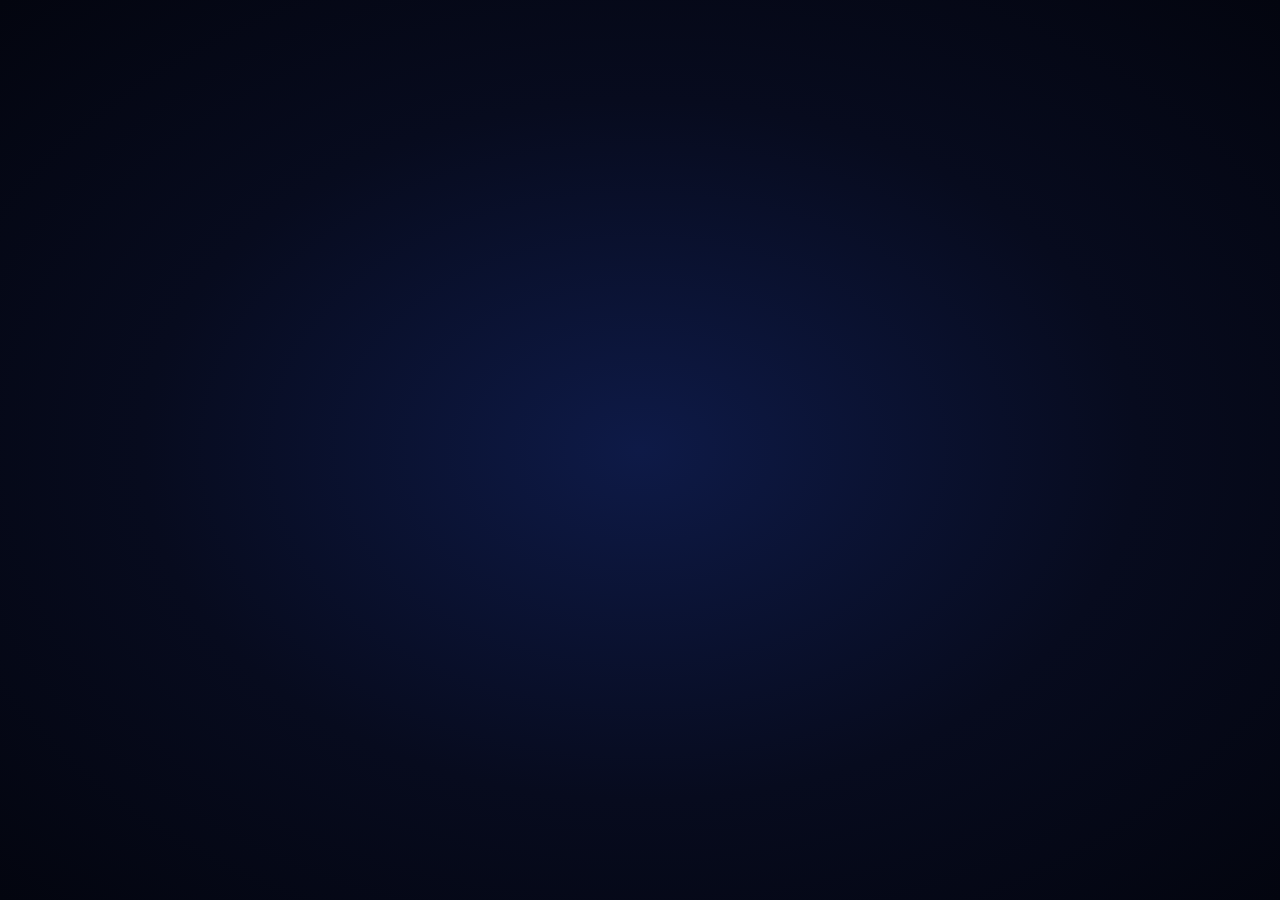
<file: index.html>
<!DOCTYPE html>
<html lang="en">
<head>
  <meta charset="UTF-8" />
  <meta name="viewport" content="width=device-width, initial-scale=1.0, viewport-fit=cover" />
  <meta name="theme-color" content="#070b1e" />
  <title>Grammino</title>
  <link rel="stylesheet" href="assets/css/splash.css" />
  <link rel="icon" href="assets/img/logo.png" />
</head>
<body class="splash-body">

  <main class="splash-stage" id="stage">

    <div class="logo-stage">
      <span class="ring"></span>
      <div class="logo-box">
        <span class="shine-sweep"></span>
        <img src="assets/img/logo.png" alt="Grammino" />
      </div>
    </div>

    <h1 class="wordmark">Grammino</h1>
    <p class="tagline">All in one English tools app</p>
    <div class="loader" aria-hidden="true"><span></span></div>

  </main>

  <div class="reveal" id="reveal" aria-hidden="true"></div>

  <script src="assets/js/splash.js"></script>
</body>
</html>
</file>
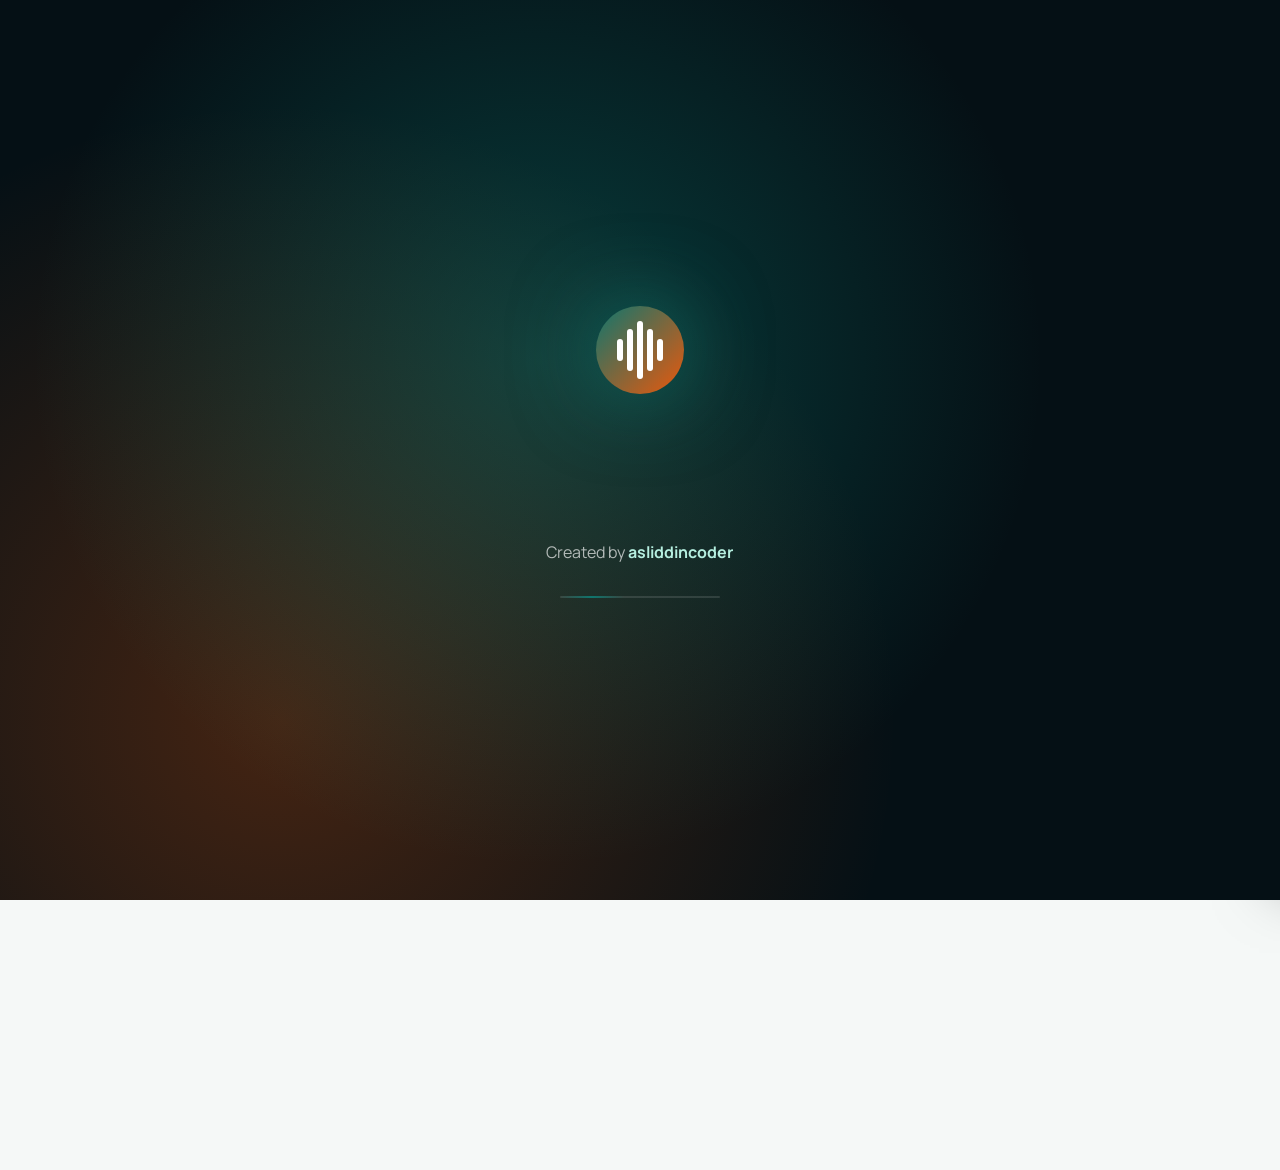
<file: pages/speaking/index.html>
<!DOCTYPE html>
<html lang="en" data-theme="dark">
<head>
<meta charset="UTF-8" />
<meta name="viewport" content="width=device-width, initial-scale=1.0, viewport-fit=cover" />
<meta name="description" content="Speaking AI - practice English speaking with live transcription, clear questions, and professional feedback." />
<meta name="theme-color" content="#0f766e" />
<title>Speaking AI - Professional Speaking Practice</title>
<link rel="preconnect" href="https://fonts.googleapis.com" />
<link rel="preconnect" href="https://fonts.gstatic.com" crossorigin />
<link href="https://fonts.googleapis.com/css2?family=Manrope:wght@400;500;600;700&family=Sora:wght@500;600;700&display=swap" rel="stylesheet" />
<link rel="stylesheet" href="styles.css" />
<link rel="icon" href="data:image/svg+xml;utf8,<svg xmlns='http://www.w3.org/2000/svg' viewBox='0 0 48 48'><defs><linearGradient id='g' x1='0' y1='0' x2='1' y2='1'><stop offset='0%25' stop-color='%230f766e'/><stop offset='100%25' stop-color='%23ea580c'/></linearGradient></defs><circle cx='24' cy='24' r='22' fill='url(%23g)'/><path d='M14 20v8M19 15v18M24 11v26M29 15v18M34 20v8' stroke='white' stroke-width='3' stroke-linecap='round' fill='none'/></svg>" />
</head>
<body>

<div id="splash" class="splash">
  <div class="splash-bg"></div>
  <div class="splash-content">
    <div class="splash-logo">
      <svg viewBox="0 0 48 48" width="96" height="96" aria-hidden="true">
        <defs>
          <linearGradient id="splash-grad" x1="0" y1="0" x2="1" y2="1">
            <stop offset="0%" stop-color="#0f766e"/>
            <stop offset="100%" stop-color="#ea580c"/>
          </linearGradient>
        </defs>
        <circle cx="24" cy="24" r="22" fill="url(#splash-grad)"/>
        <path class="wave-bar b1" d="M14 20v8" stroke="white" stroke-width="3" stroke-linecap="round"/>
        <path class="wave-bar b2" d="M19 15v18" stroke="white" stroke-width="3" stroke-linecap="round"/>
        <path class="wave-bar b3" d="M24 11v26" stroke="white" stroke-width="3" stroke-linecap="round"/>
        <path class="wave-bar b4" d="M29 15v18" stroke="white" stroke-width="3" stroke-linecap="round"/>
        <path class="wave-bar b5" d="M34 20v8" stroke="white" stroke-width="3" stroke-linecap="round"/>
      </svg>
    </div>
    <h1 class="splash-title">
      <span style="--i:0">S</span><span style="--i:1">p</span><span style="--i:2">e</span><span style="--i:3">a</span><span style="--i:4">k</span><span style="--i:5">i</span><span style="--i:6">n</span><span style="--i:7">g</span><span style="--i:8">&nbsp;</span><span style="--i:9">A</span><span style="--i:10">I</span>
    </h1>
    <p class="splash-sub">Created by <strong>asliddincoder</strong></p>
    <div class="splash-loader"><span></span></div>
  </div>
</div>

<div class="app" id="app" aria-hidden="true">
  <header class="topbar">
    <div class="brand">
      <svg viewBox="0 0 48 48" width="32" height="32" aria-hidden="true">
        <defs>
          <linearGradient id="brand-grad" x1="0" y1="0" x2="1" y2="1">
            <stop offset="0%" stop-color="#0f766e"/>
            <stop offset="100%" stop-color="#ea580c"/>
          </linearGradient>
        </defs>
        <circle cx="24" cy="24" r="22" fill="url(#brand-grad)"/>
        <path d="M14 20v8M19 15v18M24 11v26M29 15v18M34 20v8" stroke="white" stroke-width="3" stroke-linecap="round"/>
      </svg>
      <span class="brand-name">Speaking <span class="brand-accent">AI</span></span>
    </div>
    <div class="topbar-actions">
      <button id="theme-toggle" class="icon-button" title="Toggle theme" aria-label="Toggle theme">
        <svg class="icon-sun" viewBox="0 0 24 24" width="20" height="20" fill="none" stroke="currentColor" stroke-width="2" stroke-linecap="round" stroke-linejoin="round"><circle cx="12" cy="12" r="4"/><path d="M12 2v2M12 20v2M4.93 4.93l1.41 1.41M17.66 17.66l1.41 1.41M2 12h2M20 12h2M4.93 19.07l1.41-1.41M17.66 6.34l1.41-1.41"/></svg>
        <svg class="icon-moon" viewBox="0 0 24 24" width="20" height="20" fill="none" stroke="currentColor" stroke-width="2" stroke-linecap="round" stroke-linejoin="round"><path d="M21 12.79A9 9 0 1111.21 3 7 7 0 0021 12.79z"/></svg>
      </button>
      <button id="settings-btn" class="icon-button" title="Settings" aria-label="Settings">
        <svg viewBox="0 0 24 24" width="20" height="20" fill="none" stroke="currentColor" stroke-width="2" stroke-linecap="round" stroke-linejoin="round"><circle cx="12" cy="12" r="3"/><path d="M19.4 15a1.65 1.65 0 00.33 1.82l.06.06a2 2 0 01-2.83 2.83l-.06-.06a1.65 1.65 0 00-1.82-.33 1.65 1.65 0 00-1 1.51V21a2 2 0 01-4 0v-.09A1.65 1.65 0 009 19.4a1.65 1.65 0 00-1.82.33l-.06.06a2 2 0 01-2.83-2.83l.06-.06a1.65 1.65 0 00.33-1.82 1.65 1.65 0 00-1.51-1H3a2 2 0 010-4h.09A1.65 1.65 0 004.6 9a1.65 1.65 0 00-.33-1.82l-.06-.06a2 2 0 012.83-2.83l.06.06a1.65 1.65 0 001.82.33H9a1.65 1.65 0 001-1.51V3a2 2 0 014 0v.09a1.65 1.65 0 001 1.51 1.65 1.65 0 001.82-.33l.06-.06a2 2 0 012.83 2.83l-.06.06a1.65 1.65 0 00-.33 1.82V9a1.65 1.65 0 001.51 1H21a2 2 0 010 4h-.09a1.65 1.65 0 00-1.51 1z"/></svg>
      </button>
    </div>
  </header>

  <nav class="stepper" aria-label="Progress">
    <div class="step active" data-step="setup"><span class="step-num">1</span><span class="step-label">Setup</span></div>
    <div class="step-bar"></div>
    <div class="step" data-step="practice"><span class="step-num">2</span><span class="step-label">Practice</span></div>
    <div class="step-bar"></div>
    <div class="step" data-step="feedback"><span class="step-num">3</span><span class="step-label">Feedback</span></div>
  </nav>

  <main class="main">
    <section id="setup-screen" class="screen active">
      <div class="hero">
        <h2 class="hero-title">Train your speaking with <span class="gradient-text">professional AI coaching</span></h2>
        <p class="hero-sub">Choose your level and topic, answer real speaking prompts, and get exact corrections with targeted follow-up questions.</p>
      </div>

      <div class="card setup-card">
        <div class="field">
          <label class="field-label">Your English Level</label>
          <div class="pill-group" id="level-group" role="radiogroup">
            <button class="pill" data-value="A2">A2 - Elementary</button>
            <button class="pill active" data-value="B1">B1 - Intermediate</button>
            <button class="pill" data-value="B2">B2 - Upper</button>
            <button class="pill" data-value="C1">C1 - Advanced</button>
            <button class="pill" data-value="C2">C2 - Proficient</button>
          </div>
        </div>

        <div class="field">
          <label class="field-label">Topic</label>
          <div class="topic-grid" id="topic-grid"></div>
        </div>

        <div class="field">
          <label class="field-label">Number of Questions</label>
          <div class="pill-group" id="count-group" role="radiogroup">
            <button class="pill" data-value="5">5</button>
            <button class="pill active" data-value="10">10</button>
            <button class="pill" data-value="15">15</button>
            <button class="pill" data-value="20">20</button>
          </div>
        </div>

        <button id="start-btn" class="cta-button">
          <span>Start Speaking Practice</span>
          <svg viewBox="0 0 24 24" width="18" height="18" fill="none" stroke="currentColor" stroke-width="2.5" stroke-linecap="round" stroke-linejoin="round"><path d="M5 12h14M13 5l7 7-7 7"/></svg>
        </button>
        <div id="settings-error" class="error"></div>
      </div>
    </section>

    <section id="loading-screen" class="screen">
      <div class="card loading-card">
        <div class="spinner"></div>
        <p id="loading-text">Preparing your questions...</p>
      </div>
    </section>

    <section id="practice-screen" class="screen">
      <div class="card practice-card">
        <div class="practice-header">
          <div class="progress-ring" id="progress-ring">
            <svg viewBox="0 0 60 60" width="60" height="60">
              <circle cx="30" cy="30" r="26" class="ring-track"/>
              <circle cx="30" cy="30" r="26" class="ring-fill" id="ring-fill-circle"/>
            </svg>
            <span id="ring-text">1/10</span>
          </div>
          <div class="practice-meta">
            <span class="tag" id="topic-label"></span>
            <span class="tag tag-outline" id="level-label"></span>
          </div>
        </div>

        <div class="question-box">
          <button id="replay-btn" class="icon-button mini" title="Replay question" aria-label="Replay question">
            <svg viewBox="0 0 24 24" width="18" height="18" fill="none" stroke="currentColor" stroke-width="2" stroke-linecap="round" stroke-linejoin="round"><path d="M11 5L6 9H2v6h4l5 4V5zM15.54 8.46a5 5 0 010 7.07M19.07 4.93a10 10 0 010 14.14"/></svg>
          </button>
          <p id="question-text" class="question-text"></p>
        </div>

        <div class="answer-box">
          <div id="mic-status" class="mic-status">Press the mic to answer.</div>
          <div id="transcript" class="transcript empty">Your spoken answer will appear here...</div>

          <div class="controls">
            <button id="redo-btn" class="ghost-button" disabled>
              <svg viewBox="0 0 24 24" width="16" height="16" fill="none" stroke="currentColor" stroke-width="2" stroke-linecap="round" stroke-linejoin="round"><path d="M1 4v6h6M23 20v-6h-6"/><path d="M20.49 9A9 9 0 005.64 5.64L1 10M23 14l-4.64 4.36A9 9 0 013.51 15"/></svg>
              Redo
            </button>
            <button id="mic-btn" class="mic-button" title="Record" aria-label="Record answer">
              <svg viewBox="0 0 24 24" width="28" height="28" fill="currentColor"><path d="M12 15a3 3 0 003-3V6a3 3 0 10-6 0v6a3 3 0 003 3zm5-3a5 5 0 01-10 0H5a7 7 0 006 6.92V22h2v-3.08A7 7 0 0019 12h-2z"/></svg>
            </button>
            <button id="next-btn" class="primary-button" disabled>
              Submit
              <svg viewBox="0 0 24 24" width="16" height="16" fill="none" stroke="currentColor" stroke-width="2" stroke-linecap="round" stroke-linejoin="round"><path d="M5 12h14M13 5l7 7-7 7"/></svg>
            </button>
          </div>
        </div>
      </div>
    </section>

    <section id="feedback-screen" class="screen">
      <div class="card feedback-card">
        <h2 class="feedback-heading">Your Performance Report</h2>
        <p class="feedback-sub" id="feedback-summary"></p>

        <div class="score-hero">
          <div class="score-ring">
            <svg viewBox="0 0 120 120" width="140" height="140">
              <circle cx="60" cy="60" r="54" class="ring-track"/>
              <circle cx="60" cy="60" r="54" class="ring-fill big" id="score-ring-fill"/>
            </svg>
            <div class="score-value">
              <span id="score-number">0</span>
              <span class="score-max">/100</span>
            </div>
          </div>
          <div class="score-grade" id="score-grade">-</div>
        </div>

        <div class="metrics" id="metrics"></div>
        <div id="feedback-content"></div>

        <div class="controls end">
          <button id="restart-btn" class="primary-button">Practice Again</button>
          <button id="home-btn" class="ghost-button">Change Topic</button>
        </div>
      </div>
    </section>
  </main>

  <footer class="footer">
    <p>Speaking AI | Created by <strong>asliddincoder</strong> | Professional speaking coach</p>
  </footer>
</div>

<div id="settings-drawer" class="drawer" aria-hidden="true">
  <div class="drawer-overlay" id="drawer-overlay"></div>
  <aside class="drawer-panel" role="dialog" aria-label="Settings">
    <div class="drawer-header">
      <h3>Settings</h3>
      <button id="drawer-close" class="icon-button" aria-label="Close">
        <svg viewBox="0 0 24 24" width="20" height="20" fill="none" stroke="currentColor" stroke-width="2" stroke-linecap="round" stroke-linejoin="round"><path d="M18 6L6 18M6 6l12 12"/></svg>
      </button>
    </div>
    <div class="drawer-body">
      <section class="drawer-section">
        <h4>Appearance</h4>
        <div class="theme-toggle-row">
          <button class="theme-option" data-theme="dark">
            <svg viewBox="0 0 24 24" width="18" height="18" fill="none" stroke="currentColor" stroke-width="2" stroke-linecap="round" stroke-linejoin="round"><path d="M21 12.79A9 9 0 1111.21 3 7 7 0 0021 12.79z"/></svg>
            Dark
          </button>
          <button class="theme-option" data-theme="light">
            <svg viewBox="0 0 24 24" width="18" height="18" fill="none" stroke="currentColor" stroke-width="2" stroke-linecap="round" stroke-linejoin="round"><circle cx="12" cy="12" r="4"/><path d="M12 2v2M12 20v2M4.93 4.93l1.41 1.41M17.66 17.66l1.41 1.41M2 12h2M20 12h2M4.93 19.07l1.41-1.41M17.66 6.34l1.41-1.41"/></svg>
            Light
          </button>
        </div>
      </section>

      <section class="drawer-section">
        <h4>AI Agent Voice</h4>
        <label class="mini-label">Accent</label>
        <div class="pill-group compact" id="accent-filter">
          <button class="pill active" data-accent="all">All</button>
          <button class="pill" data-accent="en-US">US</button>
          <button class="pill" data-accent="en-GB">UK</button>
          <button class="pill" data-accent="en-AU">AU</button>
          <button class="pill" data-accent="other">Other</button>
        </div>
        <label class="mini-label">Voice</label>
        <select id="voice-select" class="select-input"></select>
        <label class="mini-label">Speed <span id="rate-value">1.00x</span></label>
        <input type="range" id="rate-slider" min="0.6" max="1.4" step="0.05" value="1" />
        <button id="preview-voice" class="ghost-button full">Preview voice</button>
      </section>

      <section class="drawer-section">
        <h4>About</h4>
        <p class="about-text">
          <strong>Speaking AI</strong> uses browser speech recognition for live transcription, then runs professional grammar checks and detailed coaching feedback.
          Created by <strong>asliddincoder</strong>.
        </p>
      </section>
    </div>
  </aside>
</div>

<div id="toast" class="toast" aria-live="polite"></div>

<script src="app.js"></script>
</body>
</html>
</file>
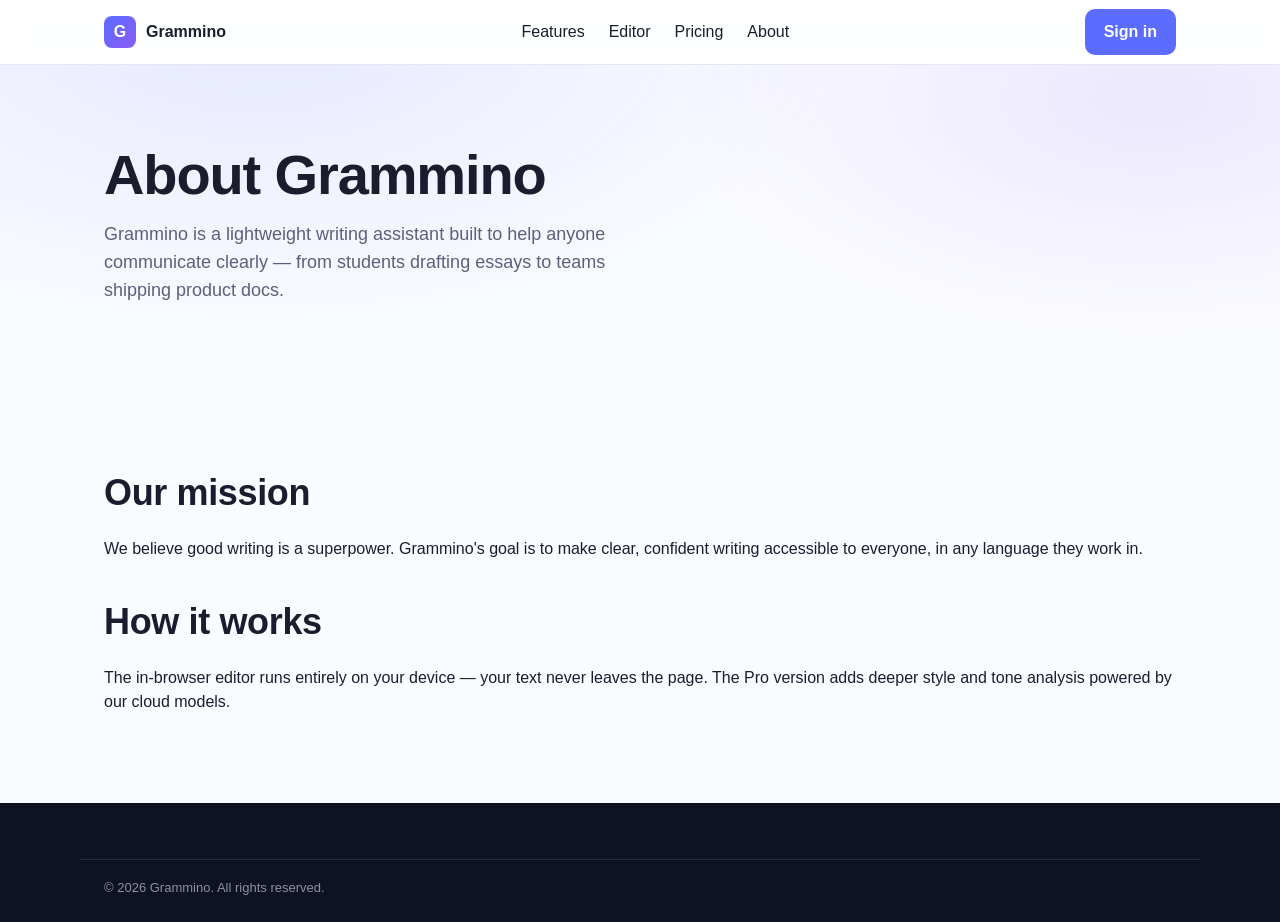
<file: pages/about.html>
<!DOCTYPE html>
<html lang="en">
<head>
  <meta charset="UTF-8" />
  <meta name="viewport" content="width=device-width, initial-scale=1.0, viewport-fit=cover" />
  <meta name="theme-color" content="#5b6cff" />
  <title>About — Grammino</title>
  <link rel="stylesheet" href="../assets/css/styles.css" />
</head>
<body>
  <header class="site-header">
    <nav class="nav container">
      <a href="../home.html" class="brand">
        <span class="brand-mark">G</span>
        <span class="brand-name">Grammino</span>
      </a>
      <ul class="nav-links">
        <li><a href="../home.html#features">Features</a></li>
        <li><a href="../home.html#editor">Editor</a></li>
        <li><a href="../home.html#pricing">Pricing</a></li>
        <li><a href="about.html">About</a></li>
      </ul>
      <a href="../login.html" class="btn btn-primary">Sign in</a>
    </nav>
  </header>

  <main>
    <section class="hero">
      <div class="container">
        <h1>About Grammino</h1>
        <p class="lead">
          Grammino is a lightweight writing assistant built to help anyone
          communicate clearly — from students drafting essays to teams shipping
          product docs.
        </p>
      </div>
    </section>

    <section>
      <div class="container">
        <h2>Our mission</h2>
        <p>
          We believe good writing is a superpower. Grammino's goal is to make
          clear, confident writing accessible to everyone, in any language they
          work in.
        </p>
        <h2 style="margin-top:32px">How it works</h2>
        <p>
          The in-browser editor runs entirely on your device — your text never
          leaves the page. The Pro version adds deeper style and tone analysis
          powered by our cloud models.
        </p>
      </div>
    </section>
  </main>

  <footer class="site-footer">
    <p class="copyright container">© <span id="year"></span> Grammino. All rights reserved.</p>
  </footer>
  <script>document.getElementById("year").textContent = new Date().getFullYear();</script>
</body>
</html>
</file>
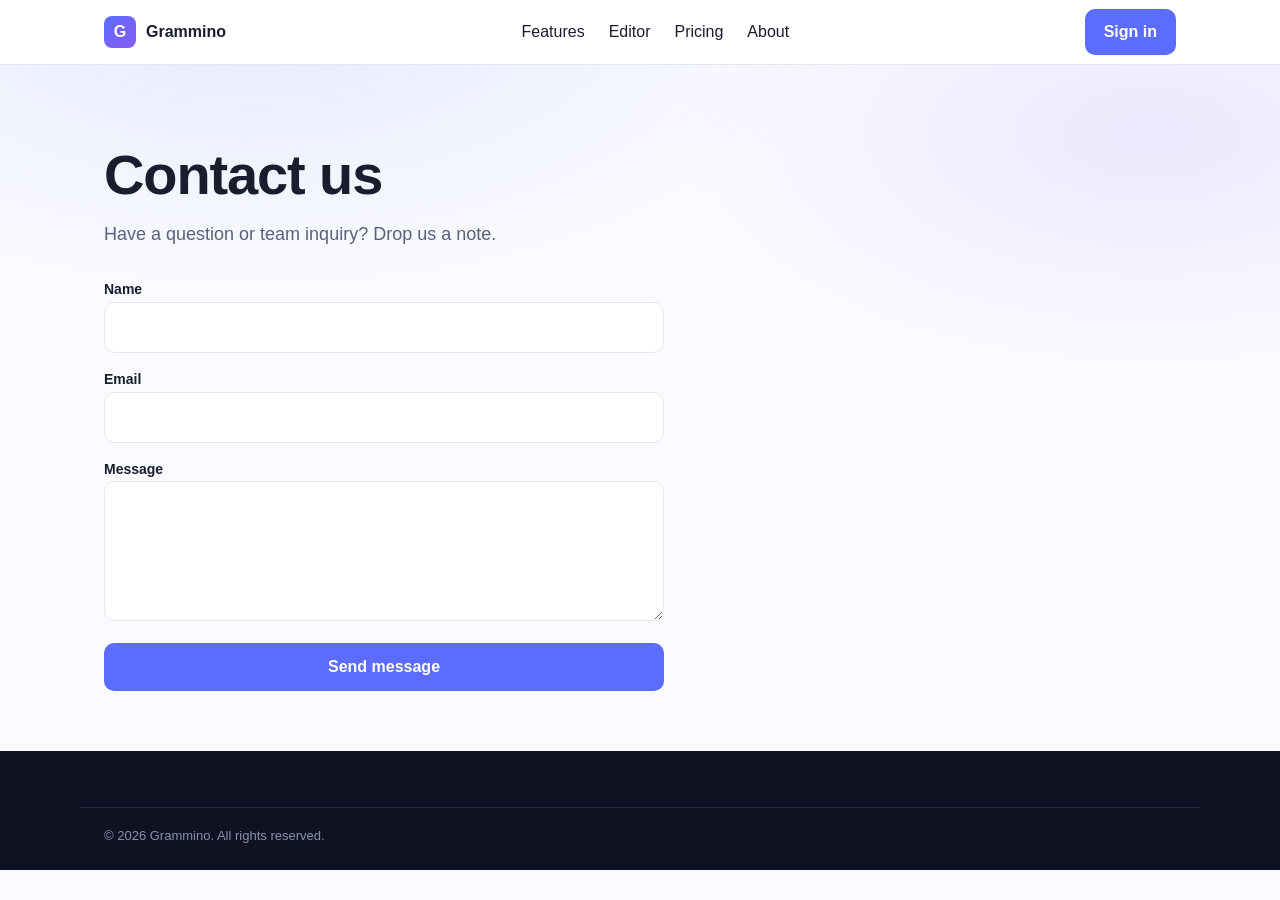
<file: pages/contact.html>
<!DOCTYPE html>
<html lang="en">
<head>
  <meta charset="UTF-8" />
  <meta name="viewport" content="width=device-width, initial-scale=1.0, viewport-fit=cover" />
  <meta name="theme-color" content="#5b6cff" />
  <title>Contact — Grammino</title>
  <link rel="stylesheet" href="../assets/css/styles.css" />
  <style>
    .form { max-width: 560px; display: flex; flex-direction: column; gap: 14px; }
    .form label { font-weight: 600; font-size: 14px; }
    .form input, .form textarea {
      width: 100%; padding: 12px 14px; border: 1px solid var(--border);
      border-radius: 10px; font: inherit; outline: none;
    }
    .form input:focus, .form textarea:focus {
      border-color: var(--primary); box-shadow: 0 0 0 4px rgba(91,108,255,.15);
    }
    .form textarea { min-height: 140px; resize: vertical; }
    .form-msg { color: var(--success); font-weight: 600; display: none; }
    .form-msg.show { display: block; }
  </style>
</head>
<body>
  <header class="site-header">
    <nav class="nav container">
      <a href="../home.html" class="brand">
        <span class="brand-mark">G</span>
        <span class="brand-name">Grammino</span>
      </a>
      <ul class="nav-links">
        <li><a href="../home.html#features">Features</a></li>
        <li><a href="../home.html#editor">Editor</a></li>
        <li><a href="../home.html#pricing">Pricing</a></li>
        <li><a href="about.html">About</a></li>
      </ul>
      <a href="../login.html" class="btn btn-primary">Sign in</a>
    </nav>
  </header>

  <main>
    <section class="hero">
      <div class="container">
        <h1>Contact us</h1>
        <p class="lead">Have a question or team inquiry? Drop us a note.</p>

        <form class="form" id="contact-form" novalidate>
          <div>
            <label for="name">Name</label>
            <input id="name" name="name" type="text" required />
          </div>
          <div>
            <label for="email">Email</label>
            <input id="email" name="email" type="email" required />
          </div>
          <div>
            <label for="message">Message</label>
            <textarea id="message" name="message" required></textarea>
          </div>
          <button class="btn btn-primary btn-lg" type="submit">Send message</button>
          <p class="form-msg" id="form-msg">Thanks — we'll be in touch soon.</p>
        </form>
      </div>
    </section>
  </main>

  <footer class="site-footer">
    <p class="copyright container">© <span id="year"></span> Grammino. All rights reserved.</p>
  </footer>

  <script>
    document.getElementById("year").textContent = new Date().getFullYear();
    document.getElementById("contact-form").addEventListener("submit", function (e) {
      e.preventDefault();
      const msg = document.getElementById("form-msg");
      msg.classList.add("show");
      e.target.reset();
    });
  </script>
</body>
</html>
</file>
<file: assets/css/splash.css>
/* Grammino — Splash screen (lightweight, GPU-only) */
* { box-sizing: border-box; }
html, body {
  margin: 0; padding: 0;
  height: 100%;
  font-family: -apple-system, BlinkMacSystemFont, "Segoe UI", Inter, Roboto, sans-serif;
  color: #eaf0ff;
  background: #05081a;
  overflow: hidden;
  -webkit-tap-highlight-color: transparent;
  -webkit-text-size-adjust: 100%;
}

.splash-body {
  min-height: 100vh;
  display: grid;
  place-items: center;
  background: radial-gradient(ellipse at center, #0e1a47 0%, #070b1e 55%, #03050f 100%);
}

/* Stage */
.splash-stage {
  position: relative;
  z-index: 2;
  display: flex;
  flex-direction: column;
  align-items: center;
  gap: 28px;
  padding: 40px 24px;
  will-change: opacity, transform;
  animation: stageOut 0s linear 3.6s forwards;
}
@keyframes stageOut {
  to { opacity: 0; transform: scale(1.06); }
}

/* Logo stage */
.logo-stage {
  position: relative;
  width: 200px; height: 200px;
  display: grid;
  place-items: center;
}

/* Single ring pulse — GPU only (transform + opacity) */
.ring {
  position: absolute;
  left: 50%; top: 50%;
  width: 200px; height: 200px;
  margin-left: -100px;
  margin-top: -100px;
  border: 2px solid rgba(106,168,255,0.5);
  border-radius: 50%;
  opacity: 0;
  will-change: transform, opacity;
  animation: ringPulse 2.4s ease-out 0.6s infinite;
}
@keyframes ringPulse {
  0%   { transform: scale(0.7); opacity: 0; }
  25%  { opacity: 0.7; }
  100% { transform: scale(1.7); opacity: 0; }
}

/* Logo box */
.logo-box {
  position: relative;
  width: 150px; height: 150px;
  border-radius: 34px;
  overflow: hidden;
  background: #0a1028;
  border: 1px solid rgba(255,255,255,0.14);
  box-shadow:
    0 32px 64px -16px rgba(61,110,255,.6),
    inset 0 1px 0 rgba(255,255,255,.12);
  opacity: 0;
  will-change: transform, opacity;
  animation: logoIn 1.1s cubic-bezier(.2,.8,.2,1) 0.1s forwards;
}
.logo-box img {
  width: 100%; height: 100%;
  object-fit: cover;
  display: block;
}

/* Shine sweep — GPU only */
.shine-sweep {
  position: absolute;
  inset: 0;
  background: linear-gradient(115deg, transparent 38%, rgba(255,255,255,.3) 50%, transparent 62%);
  will-change: transform;
  animation: sweep 2.2s ease-in-out 1.2s infinite;
  pointer-events: none;
}

@keyframes logoIn {
  0%   { transform: scale(0.3) rotate(-12deg); opacity: 0; }
  65%  { transform: scale(1.06) rotate(3deg); opacity: 1; }
  100% { transform: scale(1) rotate(0deg); opacity: 1; }
}
@keyframes sweep {
  0%   { transform: translateX(-130%); }
  55%  { transform: translateX(130%); }
  100% { transform: translateX(130%); }
}

/* Wordmark */
.wordmark {
  margin: 0;
  font-size: clamp(38px, 6vw, 56px);
  letter-spacing: -0.02em;
  font-weight: 800;
  background: linear-gradient(180deg, #ffffff, #b9ccff);
  -webkit-background-clip: text;
          background-clip: text;
  color: transparent;
  opacity: 0;
  will-change: transform, opacity;
  animation: fadeUp 0.7s ease 1.1s forwards;
}

.tagline {
  margin: 0;
  color: #6aa8ff;
  letter-spacing: 3px;
  text-transform: uppercase;
  font-size: 12px;
  opacity: 0;
  will-change: transform, opacity;
  animation: fadeUp 0.7s ease 1.5s forwards;
}

@keyframes fadeUp {
  from { opacity: 0; transform: translateY(10px); }
  to   { opacity: 1; transform: translateY(0); }
}

/* Loader bar */
.loader {
  width: 170px; height: 3px;
  border-radius: 999px;
  background: rgba(255,255,255,0.08);
  overflow: hidden;
  opacity: 0;
  animation: fadeUp 0.5s ease 1.8s forwards;
}
.loader span {
  display: block;
  height: 100%;
  width: 0;
  background: linear-gradient(90deg, #3d6eff, #6aa8ff, #8b5cf6);
  border-radius: 999px;
  will-change: transform;
  animation: fill 1.6s cubic-bezier(.4,0,.2,1) 1.9s forwards;
}
@keyframes fill {
  to { width: 100%; }
}

/* Reveal transition */
.reveal {
  position: fixed;
  inset: 0;
  z-index: 5;
  pointer-events: none;
  background: #070b1e;
  clip-path: circle(0% at 50% 50%);
  transition: clip-path .85s cubic-bezier(.7,0,.3,1);
}
.reveal.active {
  clip-path: circle(150% at 50% 50%);
}

/* Mobile */
@media (max-width: 600px) {
  .splash-stage { gap: 20px; padding: 28px 18px; }
  .logo-stage { width: 160px; height: 160px; }
  .ring { width: 160px; height: 160px; margin-left: -80px; margin-top: -80px; }
  .logo-box { width: 120px; height: 120px; border-radius: 28px; }
  .wordmark { font-size: clamp(32px, 11vw, 46px); }
  .tagline { font-size: 11px; letter-spacing: 2px; text-align: center; padding: 0 20px; }
  .loader { width: 140px; }
}

@media (max-width: 360px) {
  .logo-stage { width: 136px; height: 136px; }
  .ring { width: 136px; height: 136px; margin-left: -68px; margin-top: -68px; }
  .logo-box { width: 104px; height: 104px; border-radius: 24px; }
}

/* Reduced motion */
@media (prefers-reduced-motion: reduce) {
  .ring, .logo-box, .shine-sweep, .splash-stage { animation: none !important; }
  .logo-box { opacity: 1; transform: none; }
  .wordmark, .tagline, .loader { opacity: 1; animation: none !important; }
  .loader span { width: 100%; }
}
</file>
<file: pages/speaking/styles.css>
/* ============================================================
   Speaking AI - stylesheet
   ============================================================ */

*, *::before, *::after { box-sizing: border-box; }
* { margin: 0; padding: 0; }

:root {
  --accent-1: #0f766e;
  --accent-2: #ea580c;
  --accent-grad: linear-gradient(135deg, var(--accent-1), var(--accent-2));
  --success: #0d9488;
  --warning: #d97706;
  --error: #dc2626;
  --radius-sm: 8px;
  --radius: 14px;
  --radius-lg: 22px;
  --ease: cubic-bezier(0.2, 0.8, 0.2, 1);
  --font-ui: "Manrope", "Segoe UI", sans-serif;
  --font-display: "Sora", var(--font-ui);
}

:root[data-theme="dark"] {
  --bg-0: #051015;
  --bg-1: #0b1a21;
  --bg-2: #12262f;
  --text: #eef7f5;
  --text-dim: #9fb8b4;
  --text-mute: #708984;
  --card: rgba(10, 24, 30, 0.78);
  --card-border: rgba(255, 255, 255, 0.1);
  --input-bg: rgba(255, 255, 255, 0.04);
  --input-border: rgba(255, 255, 255, 0.12);
  --pill-bg: rgba(255, 255, 255, 0.04);
  --pill-border: rgba(255, 255, 255, 0.1);
  --pill-active-bg: rgba(15, 118, 110, 0.26);
  --pill-active-border: rgba(20, 184, 166, 0.55);
  --shadow: 0 20px 55px -22px rgba(0, 0, 0, 0.55);
  --glow: 0 0 48px rgba(15, 118, 110, 0.35);
  --bg-gradient: radial-gradient(ellipse at top, #113540 0%, #051015 52%), radial-gradient(ellipse at bottom right, #3c2312 0%, transparent 62%);
}

:root[data-theme="light"] {
  --bg-0: #f5f8f7;
  --bg-1: #ffffff;
  --bg-2: #edf2f1;
  --text: #0f172a;
  --text-dim: #475569;
  --text-mute: #8fa0a8;
  --card: rgba(255, 255, 255, 0.9);
  --card-border: rgba(15, 23, 42, 0.08);
  --input-bg: #ffffff;
  --input-border: #dbe4e8;
  --pill-bg: #ffffff;
  --pill-border: #dde7eb;
  --pill-active-bg: rgba(13, 148, 136, 0.13);
  --pill-active-border: rgba(15, 118, 110, 0.55);
  --shadow: 0 14px 36px -16px rgba(15, 23, 42, 0.18);
  --glow: 0 0 44px rgba(13, 148, 136, 0.2);
  --bg-gradient: radial-gradient(ellipse at top, #d8efe8 0%, #f5f8f7 56%), radial-gradient(ellipse at bottom right, #ffe5cf 0%, transparent 60%);
}

html, body {
  height: 100%;
  overflow-x: hidden;
}

html {
  -webkit-text-size-adjust: 100%;
}

body {
  font-family: var(--font-ui);
  color: var(--text);
  background: var(--bg-0);
  line-height: 1.6;
  -webkit-font-smoothing: antialiased;
  transition: background-color 0.35s var(--ease), color 0.35s var(--ease);
}

body::before {
  content: "";
  position: fixed;
  inset: 0;
  background: var(--bg-gradient);
  z-index: 0;
  pointer-events: none;
}

body::after {
  content: "";
  position: fixed;
  inset: 0;
  background-image:
    radial-gradient(circle at 15% 15%, rgba(255, 255, 255, 0.08) 0, transparent 22%),
    radial-gradient(circle at 90% 75%, rgba(255, 255, 255, 0.08) 0, transparent 26%);
  mix-blend-mode: soft-light;
  opacity: 0.4;
  pointer-events: none;
  z-index: 0;
}

/* ============================================================
   Low Power Mode
   ============================================================ */

html.low-power body::after {
  display: none;
}

html.low-power .screen {
  animation: none;
}

html.low-power .card {
  backdrop-filter: none;
  -webkit-backdrop-filter: none;
}

html.low-power .drawer-overlay {
  backdrop-filter: none;
}

html.low-power .splash-bg,
html.low-power .splash-logo .wave-bar,
html.low-power .splash-loader span,
html.low-power .mic-button.recording {
  animation: none !important;
}

html.low-power .splash-logo {
  animation: logoIn 0.6s var(--ease) both;
  filter: none;
}

html.low-power .cta-button,
html.low-power .primary-button,
html.low-power .mic-button,
html.low-power .topic-card.active,
html.low-power .step.active .step-num,
html.low-power .toast {
  box-shadow: none;
}

html.low-power .icon-button,
html.low-power .pill,
html.low-power .topic-card,
html.low-power .primary-button,
html.low-power .ghost-button,
html.low-power .cta-button,
html.low-power .drawer-panel,
html.low-power .metric-bar-fill,
html.low-power .ring-fill,
html.low-power .ring-fill.big,
html.low-power .toast {
  transition: none;
}

/* ============================================================
   Splash
   ============================================================ */

.splash {
  position: fixed;
  inset: 0;
  z-index: 9999;
  display: flex;
  align-items: center;
  justify-content: center;
  background: #051015;
  opacity: 1;
  transition: opacity 0.8s var(--ease), visibility 0.8s;
}

.splash.hide {
  opacity: 0;
  visibility: hidden;
}

.splash-bg {
  position: absolute;
  inset: 0;
  background:
    radial-gradient(circle at 42% 40%, rgba(13, 148, 136, 0.34) 0%, transparent 55%),
    radial-gradient(circle at 22% 80%, rgba(234, 88, 12, 0.28) 0%, transparent 50%);
  animation: splashBg 4s ease-in-out infinite alternate;
}

@keyframes splashBg {
  0% { transform: scale(1); opacity: 0.85; }
  100% { transform: scale(1.18); opacity: 1; }
}

.splash-content {
  position: relative;
  z-index: 1;
  text-align: center;
}

.splash-logo {
  display: inline-block;
  animation: logoIn 0.9s var(--ease) both, logoFloat 3.2s ease-in-out 1s infinite;
  filter: drop-shadow(0 0 42px rgba(13, 148, 136, 0.58));
}

@keyframes logoIn {
  from { transform: scale(0.62); opacity: 0; }
  to { transform: scale(1); opacity: 1; }
}

@keyframes logoFloat {
  0%, 100% { transform: translateY(0); }
  50% { transform: translateY(-8px); }
}

.splash-logo .wave-bar {
  transform-origin: center;
  animation: waveBar 1.4s ease-in-out infinite;
}

.splash-logo .b1 { animation-delay: 0s; }
.splash-logo .b2 { animation-delay: 0.12s; }
.splash-logo .b3 { animation-delay: 0.24s; }
.splash-logo .b4 { animation-delay: 0.12s; }
.splash-logo .b5 { animation-delay: 0s; }

@keyframes waveBar {
  0%, 100% { transform: scaleY(1); }
  50% { transform: scaleY(0.5); }
}

.splash-title {
  margin: 24px 0 8px;
  font-family: var(--font-display);
  font-size: clamp(2.4rem, 8vw, 4rem);
  font-weight: 700;
  letter-spacing: -0.02em;
  background: linear-gradient(135deg, #ffffff 0%, #bbeee1 100%);
  -webkit-background-clip: text;
  background-clip: text;
  -webkit-text-fill-color: transparent;
}

.splash-title span {
  display: inline-block;
  opacity: 0;
  transform: translateY(18px);
  animation: letterIn 0.48s var(--ease) both;
  animation-delay: calc(0.6s + var(--i) * 0.055s);
}

@keyframes letterIn {
  to { opacity: 1; transform: translateY(0); }
}

.splash-sub {
  color: rgba(255, 255, 255, 0.66);
  font-size: 1rem;
  opacity: 0;
  animation: fadeIn 0.6s var(--ease) 1.5s both;
}

.splash-sub strong {
  color: #b5efe0;
}

.splash-loader {
  width: 160px;
  height: 2px;
  margin: 30px auto 0;
  background: rgba(255, 255, 255, 0.12);
  border-radius: 2px;
  overflow: hidden;
  opacity: 0;
  animation: fadeIn 0.5s var(--ease) 1.75s both;
}

.splash-loader span {
  display: block;
  height: 100%;
  width: 40%;
  background: linear-gradient(90deg, transparent, #0f766e, transparent);
  animation: loaderSlide 1.15s ease-in-out infinite;
}

@keyframes loaderSlide {
  from { transform: translateX(-100%); }
  to { transform: translateX(420%); }
}

@keyframes fadeIn {
  to { opacity: 1; }
}

/* ============================================================
   App Layout
   ============================================================ */

.app {
  position: relative;
  z-index: 1;
  max-width: 920px;
  min-height: 100vh;
  margin: 0 auto;
  padding: 24px 20px 40px;
  display: flex;
  flex-direction: column;
  opacity: 0;
  transition: opacity 0.45s var(--ease);
}

.app.show { opacity: 1; }

.topbar {
  display: flex;
  align-items: center;
  justify-content: space-between;
  padding-bottom: 28px;
}

.brand {
  display: flex;
  align-items: center;
  gap: 12px;
  font-family: var(--font-display);
  font-size: 1.24rem;
  font-weight: 700;
  letter-spacing: -0.01em;
}

.brand-accent {
  background: var(--accent-grad);
  -webkit-background-clip: text;
  background-clip: text;
  -webkit-text-fill-color: transparent;
}

.topbar-actions {
  display: flex;
  align-items: center;
  gap: 8px;
}

.icon-button {
  width: 40px;
  height: 40px;
  border-radius: 12px;
  border: 1px solid var(--pill-border);
  background: var(--pill-bg);
  color: var(--text);
  display: grid;
  place-items: center;
  cursor: pointer;
  transition: all 0.2s var(--ease);
}

.icon-button:hover {
  border-color: var(--pill-active-border);
  background: var(--pill-active-bg);
  transform: translateY(-1px);
}

.icon-button.mini {
  width: 32px;
  height: 32px;
  border-radius: 8px;
}

.icon-sun { display: none; }
.icon-moon { display: block; }
[data-theme="light"] .icon-sun { display: block; }
[data-theme="light"] .icon-moon { display: none; }

/* ============================================================
   Stepper
   ============================================================ */

.stepper {
  max-width: 520px;
  width: 100%;
  margin: 0 auto 34px;
  display: flex;
  align-items: center;
  gap: 8px;
}

.step {
  display: flex;
  align-items: center;
  gap: 8px;
  color: var(--text-mute);
  transition: color 0.28s var(--ease);
}

.step-num {
  width: 28px;
  height: 28px;
  border-radius: 50%;
  border: 1px solid var(--pill-border);
  background: var(--pill-bg);
  display: grid;
  place-items: center;
  font-size: 0.8rem;
  font-weight: 700;
  transition: all 0.3s var(--ease);
}

.step-label {
  font-size: 0.85rem;
  font-weight: 500;
}

.step.active { color: var(--text); }
.step.active .step-num {
  border-color: transparent;
  background: var(--accent-grad);
  color: #fff;
  box-shadow: var(--glow);
}

.step.done { color: var(--text-dim); }
.step.done .step-num {
  border-color: transparent;
  background: var(--success);
  color: #fff;
}

.step-bar {
  flex: 1;
  max-width: 68px;
  height: 2px;
  border-radius: 2px;
  background: var(--pill-border);
}

/* ============================================================
   Main
   ============================================================ */

.main {
  flex: 1;
  display: flex;
  flex-direction: column;
  min-height: 0;
}

.screen {
  display: none;
  animation: screenIn 0.45s var(--ease);
}

.screen.active { display: block; }

@keyframes screenIn {
  from { opacity: 0; transform: translateY(12px); }
  to { opacity: 1; transform: translateY(0); }
}

.hero {
  text-align: center;
  margin-bottom: 30px;
}

.hero-title {
  margin-bottom: 10px;
  font-family: var(--font-display);
  font-size: clamp(1.8rem, 4.6vw, 2.5rem);
  font-weight: 700;
  letter-spacing: -0.02em;
  line-height: 1.15;
}

.hero-sub {
  max-width: 580px;
  margin: 0 auto;
  font-size: 0.96rem;
  color: var(--text-dim);
}

.gradient-text {
  background: var(--accent-grad);
  -webkit-background-clip: text;
  background-clip: text;
  -webkit-text-fill-color: transparent;
}

.card {
  border-radius: var(--radius-lg);
  border: 1px solid var(--card-border);
  background: var(--card);
  backdrop-filter: blur(18px);
  -webkit-backdrop-filter: blur(18px);
  box-shadow: var(--shadow);
  padding: 30px;
}

.setup-card { padding: 28px; }

/* ============================================================
   Setup
   ============================================================ */

.field { margin-bottom: 24px; }

.field-label {
  display: block;
  margin-bottom: 10px;
  color: var(--text-dim);
  font-size: 0.82rem;
  font-weight: 700;
  letter-spacing: 0.05em;
  text-transform: uppercase;
}

.pill-group {
  display: flex;
  flex-wrap: wrap;
  gap: 8px;
}

.pill {
  border: 1px solid var(--pill-border);
  background: var(--pill-bg);
  color: var(--text-dim);
  border-radius: 999px;
  padding: 10px 16px;
  font: inherit;
  font-size: 0.9rem;
  font-weight: 600;
  cursor: pointer;
  transition: all 0.2s var(--ease);
}

.pill:hover {
  border-color: var(--pill-active-border);
  color: var(--text);
}

.pill.active {
  border-color: var(--pill-active-border);
  background: var(--pill-active-bg);
  color: var(--text);
}

.pill-group.compact .pill {
  padding: 6px 12px;
  font-size: 0.8rem;
}

.topic-grid {
  display: grid;
  grid-template-columns: repeat(auto-fill, minmax(166px, 1fr));
  gap: 10px;
  max-height: 340px;
  overflow-y: auto;
  padding: 4px;
  margin: -4px;
}

.topic-card {
  min-height: 86px;
  text-align: left;
  border-radius: var(--radius);
  border: 1px solid var(--pill-border);
  background: var(--pill-bg);
  color: var(--text);
  font: inherit;
  padding: 14px;
  cursor: pointer;
  transition: all 0.2s var(--ease);
  display: flex;
  flex-direction: column;
  gap: 6px;
}

.topic-card:hover {
  border-color: var(--pill-active-border);
  transform: translateY(-2px);
}

.topic-card.active {
  border-color: var(--pill-active-border);
  background: var(--pill-active-bg);
  box-shadow: var(--glow);
}

.topic-card .emoji {
  font-size: 1.25rem;
  line-height: 1;
}

.topic-card .name {
  font-size: 0.82rem;
  font-weight: 600;
  line-height: 1.3;
}

.topic-card .group {
  color: var(--text-mute);
  font-size: 0.7rem;
  letter-spacing: 0.05em;
  text-transform: uppercase;
}

/* ============================================================
   Buttons
   ============================================================ */

.cta-button {
  width: 100%;
  margin-top: 8px;
  border: none;
  border-radius: 14px;
  background: var(--accent-grad);
  color: #fff;
  padding: 16px 24px;
  font: inherit;
  font-size: 1rem;
  font-weight: 700;
  display: inline-flex;
  align-items: center;
  justify-content: center;
  gap: 10px;
  cursor: pointer;
  box-shadow: var(--glow);
  transition: all 0.22s var(--ease);
}

.cta-button:hover {
  transform: translateY(-2px);
  box-shadow: 0 20px 42px -14px rgba(15, 118, 110, 0.62);
}

.cta-button:disabled {
  opacity: 0.55;
  cursor: not-allowed;
}

.primary-button {
  border: none;
  border-radius: 10px;
  background: var(--accent-grad);
  color: #fff;
  padding: 12px 20px;
  font: inherit;
  font-size: 0.95rem;
  font-weight: 700;
  display: inline-flex;
  align-items: center;
  justify-content: center;
  gap: 8px;
  cursor: pointer;
  transition: all 0.2s var(--ease);
}

.primary-button:hover:not(:disabled) {
  transform: translateY(-1px);
  box-shadow: var(--glow);
}

.primary-button:disabled {
  opacity: 0.45;
  cursor: not-allowed;
}

.ghost-button {
  border: 1px solid var(--pill-border);
  border-radius: 10px;
  background: var(--pill-bg);
  color: var(--text);
  padding: 12px 18px;
  font: inherit;
  font-size: 0.9rem;
  font-weight: 600;
  display: inline-flex;
  align-items: center;
  justify-content: center;
  gap: 8px;
  cursor: pointer;
  transition: all 0.2s var(--ease);
}

.ghost-button:hover:not(:disabled) {
  border-color: var(--pill-active-border);
  background: var(--pill-active-bg);
}

.ghost-button:disabled {
  opacity: 0.45;
  cursor: not-allowed;
}

.ghost-button.full { width: 100%; }

/* ============================================================
   Practice
   ============================================================ */

.practice-header {
  margin-bottom: 24px;
  display: flex;
  align-items: center;
  gap: 16px;
}

.progress-ring {
  width: 60px;
  height: 60px;
  position: relative;
  flex-shrink: 0;
}

.progress-ring svg { transform: rotate(-90deg); }

.ring-track {
  fill: none;
  stroke: var(--pill-border);
  stroke-width: 6;
}

.ring-fill {
  fill: none;
  stroke: url(#brand-grad);
  stroke-width: 6;
  stroke-linecap: round;
  stroke-dasharray: 163.36;
  stroke-dashoffset: 163.36;
  transition: stroke-dashoffset 0.6s var(--ease);
}

.ring-fill.big {
  stroke-width: 10;
  stroke-dasharray: 339.29;
  stroke-dashoffset: 339.29;
  transition: stroke-dashoffset 1.2s var(--ease);
}

#ring-text {
  position: absolute;
  inset: 0;
  display: grid;
  place-items: center;
  font-size: 0.84rem;
  font-weight: 700;
}

.practice-meta {
  display: flex;
  flex-direction: column;
  gap: 6px;
}

.tag {
  width: fit-content;
  border-radius: 999px;
  border: 1px solid var(--pill-active-border);
  background: var(--pill-active-bg);
  color: var(--text);
  font-size: 0.75rem;
  font-weight: 600;
  padding: 4px 10px;
  display: inline-flex;
  align-items: center;
}

.tag-outline {
  background: transparent;
  border-color: var(--pill-border);
  color: var(--text-dim);
}

.question-box {
  position: relative;
  margin-bottom: 20px;
  padding: 24px 48px 24px 22px;
  border-radius: var(--radius);
  border: 1px solid var(--input-border);
  background: var(--input-bg);
}

.question-text {
  font-size: 1.08rem;
  line-height: 1.55;
  font-weight: 600;
}

.question-box .icon-button.mini {
  position: absolute;
  top: 14px;
  right: 14px;
}

.answer-box {
  border-radius: var(--radius);
  border: 1px solid var(--input-border);
  background: var(--input-bg);
  padding: 22px;
}

.mic-status {
  margin-bottom: 12px;
  text-align: center;
  color: var(--text-dim);
  font-size: 0.85rem;
  transition: color 0.2s var(--ease);
}

.mic-status.recording {
  color: var(--error);
  font-weight: 700;
}

.transcript {
  min-height: 104px;
  margin-bottom: 18px;
  border-radius: 10px;
  border: 1px solid var(--input-border);
  background: var(--bg-1);
  padding: 14px 16px;
  font-size: 0.95rem;
  line-height: 1.55;
}

[data-theme="dark"] .transcript {
  background: rgba(0, 0, 0, 0.24);
}

.transcript.empty {
  color: var(--text-mute);
  font-style: italic;
}

.controls {
  display: flex;
  align-items: center;
  justify-content: space-between;
  gap: 12px;
  flex-wrap: wrap;
}

.controls.end {
  margin-top: 24px;
  justify-content: flex-end;
}

.mic-button {
  width: 68px;
  height: 68px;
  border-radius: 50%;
  border: none;
  background: var(--accent-grad);
  color: #fff;
  display: grid;
  place-items: center;
  cursor: pointer;
  box-shadow: var(--glow);
  transition: all 0.2s var(--ease);
  flex-shrink: 0;
}

.mic-button:hover { transform: scale(1.05); }

.mic-button.recording {
  background: linear-gradient(135deg, #dc2626, #f43f5e);
  animation: pulse 1.4s infinite;
}

@keyframes pulse {
  0%, 100% { box-shadow: 0 0 0 0 rgba(220, 38, 38, 0.48); }
  50% { box-shadow: 0 0 0 18px rgba(220, 38, 38, 0); }
}

/* ============================================================
   Loading
   ============================================================ */

.loading-card {
  text-align: center;
  padding: 58px 32px;
}

.spinner {
  width: 48px;
  height: 48px;
  margin: 0 auto 20px;
  border-radius: 50%;
  border: 3px solid var(--pill-border);
  border-top-color: var(--accent-1);
  animation: spin 0.85s linear infinite;
}

@keyframes spin {
  to { transform: rotate(360deg); }
}

/* ============================================================
   Feedback
   ============================================================ */

.feedback-heading {
  margin-bottom: 6px;
  text-align: center;
  font-family: var(--font-display);
  font-size: 1.75rem;
  font-weight: 700;
  letter-spacing: -0.02em;
}

.feedback-sub {
  max-width: 500px;
  margin: 0 auto 28px;
  text-align: center;
  color: var(--text-dim);
  font-size: 0.95rem;
}

.score-hero {
  padding: 18px 0 28px;
  display: flex;
  align-items: center;
  flex-direction: column;
}

.score-ring {
  width: 140px;
  height: 140px;
  position: relative;
}

.score-ring svg { transform: rotate(-90deg); }

.score-value {
  position: absolute;
  inset: 0;
  display: grid;
  place-items: center;
  font-family: var(--font-display);
  font-weight: 700;
}

#score-number {
  font-size: 2.5rem;
  line-height: 1;
  background: var(--accent-grad);
  -webkit-background-clip: text;
  background-clip: text;
  -webkit-text-fill-color: transparent;
}

.score-max {
  margin-top: 4px;
  display: block;
  text-align: center;
  color: var(--text-mute);
  font-size: 0.82rem;
  font-weight: 600;
}

.score-grade {
  margin-top: 12px;
  color: var(--text-dim);
  font-size: 0.95rem;
  font-weight: 700;
}

.metrics {
  margin-bottom: 28px;
  display: grid;
  grid-template-columns: repeat(auto-fit, minmax(200px, 1fr));
  gap: 12px;
}

.metric {
  border: 1px solid var(--input-border);
  background: var(--input-bg);
  border-radius: var(--radius);
  padding: 14px 16px;
}

.metric-label {
  margin-bottom: 8px;
  font-size: 0.8rem;
  font-weight: 600;
  color: var(--text-dim);
  display: flex;
  justify-content: space-between;
}

.metric-value {
  font-family: var(--font-display);
  color: var(--text);
}

.metric-bar {
  height: 6px;
  border-radius: 999px;
  background: var(--pill-border);
  overflow: hidden;
}

.metric-bar-fill {
  height: 100%;
  width: 0%;
  border-radius: 999px;
  background: var(--accent-grad);
  transition: width 1s var(--ease);
}

.feedback-section {
  margin-bottom: 20px;
  border-radius: var(--radius);
  border: 1px solid var(--input-border);
  border-left: 3px solid var(--accent-1);
  background: var(--input-bg);
  padding: 18px 20px;
}

.feedback-section.errors { border-left-color: var(--error); }
.feedback-section.strengths { border-left-color: var(--success); }
.feedback-section.tips { border-left-color: var(--warning); }

.feedback-section h3 {
  margin-bottom: 12px;
  font-family: var(--font-display);
  font-size: 1rem;
  display: flex;
  align-items: center;
  gap: 8px;
}

.section-count {
  border-radius: 999px;
  background: var(--pill-bg);
  color: var(--text-dim);
  font-size: 0.7rem;
  font-weight: 700;
  padding: 2px 8px;
}

.error-list, .simple-list {
  list-style: none;
  display: flex;
  flex-direction: column;
  gap: 10px;
}

.error-card {
  border: 1px solid var(--input-border);
  background: var(--bg-1);
  border-radius: 10px;
  padding: 12px 14px;
}

[data-theme="dark"] .error-card {
  background: rgba(0, 0, 0, 0.25);
}

.correction-row {
  margin-bottom: 6px;
  display: flex;
  align-items: center;
  flex-wrap: wrap;
  gap: 10px;
  font-size: 0.95rem;
}

.wrong {
  color: var(--error);
  background: rgba(220, 38, 38, 0.12);
  border-radius: 6px;
  padding: 2px 8px;
  text-decoration: line-through;
  text-decoration-color: var(--error);
}

.arrow {
  color: var(--text-mute);
  font-weight: 700;
}

.correct {
  color: var(--success);
  background: rgba(13, 148, 136, 0.14);
  border-radius: 6px;
  padding: 2px 8px;
  font-weight: 700;
}

.explain {
  color: var(--text-dim);
  font-size: 0.85rem;
  line-height: 1.5;
}

.q-tag {
  margin-left: 6px;
  color: var(--text-mute);
  font-size: 0.7rem;
}

.simple-list li {
  border: 1px solid var(--input-border);
  background: var(--bg-1);
  border-radius: 8px;
  padding: 10px 12px;
  font-size: 0.9rem;
  line-height: 1.5;
}

[data-theme="dark"] .simple-list li {
  background: rgba(0, 0, 0, 0.24);
}

.qa-item {
  margin-bottom: 10px;
  border: 1px solid var(--input-border);
  background: var(--bg-1);
  border-radius: 10px;
  padding: 12px 14px;
  font-size: 0.9rem;
}

[data-theme="dark"] .qa-item {
  background: rgba(0, 0, 0, 0.24);
}

.qa-item .q {
  margin-bottom: 6px;
  color: var(--text-dim);
  font-size: 0.86rem;
}

.qa-item .a {
  color: var(--text);
  line-height: 1.5;
}

/* ============================================================
   Drawer
   ============================================================ */

.drawer {
  position: fixed;
  inset: 0;
  z-index: 1000;
  pointer-events: none;
}

.drawer.open { pointer-events: auto; }

.drawer-overlay {
  position: absolute;
  inset: 0;
  opacity: 0;
  background: rgba(0, 0, 0, 0.5);
  backdrop-filter: blur(4px);
  transition: opacity 0.3s var(--ease);
}

.drawer.open .drawer-overlay { opacity: 1; }

.drawer-panel {
  position: absolute;
  top: 0;
  right: 0;
  bottom: 0;
  width: min(420px, 100%);
  border-left: 1px solid var(--card-border);
  background: var(--bg-1);
  box-shadow: -20px 0 60px -20px rgba(0, 0, 0, 0.5);
  display: flex;
  flex-direction: column;
  transform: translateX(100%);
  transition: transform 0.36s var(--ease);
}

.drawer.open .drawer-panel { transform: translateX(0); }

.drawer-header {
  padding: 20px 24px;
  border-bottom: 1px solid var(--card-border);
  display: flex;
  justify-content: space-between;
  align-items: center;
}

.drawer-header h3 {
  font-family: var(--font-display);
  font-size: 1.2rem;
  font-weight: 700;
}

.drawer-body {
  flex: 1;
  overflow-y: auto;
  padding: 20px 24px 40px;
}

.drawer-section { margin-bottom: 28px; }

.drawer-section h4 {
  margin-bottom: 12px;
  color: var(--text-dim);
  font-size: 0.84rem;
  font-weight: 700;
  letter-spacing: 0.05em;
  text-transform: uppercase;
}

.mini-label {
  margin: 12px 0 6px;
  display: flex;
  justify-content: space-between;
  color: var(--text-dim);
  font-size: 0.8rem;
}

.theme-toggle-row {
  display: grid;
  grid-template-columns: 1fr 1fr;
  gap: 8px;
}

.theme-option {
  border: 1px solid var(--pill-border);
  border-radius: 10px;
  background: var(--pill-bg);
  color: var(--text);
  padding: 12px 14px;
  font: inherit;
  font-size: 0.9rem;
  font-weight: 600;
  display: flex;
  align-items: center;
  justify-content: center;
  gap: 8px;
  cursor: pointer;
  transition: all 0.2s var(--ease);
}

.theme-option.active {
  border-color: var(--pill-active-border);
  background: var(--pill-active-bg);
}

.select-input {
  width: 100%;
  border-radius: 10px;
  border: 1px solid var(--input-border);
  background: var(--input-bg);
  color: var(--text);
  padding: 10px 14px;
  font: inherit;
  font-size: 0.9rem;
  cursor: pointer;
}

.select-input:focus {
  outline: 2px solid var(--accent-1);
  outline-offset: 2px;
}

input[type="range"] {
  width: 100%;
  height: 4px;
  margin-bottom: 12px;
  border-radius: 999px;
  background: var(--pill-border);
  outline: none;
  -webkit-appearance: none;
  appearance: none;
  cursor: pointer;
}

input[type="range"]::-webkit-slider-thumb {
  width: 18px;
  height: 18px;
  border-radius: 50%;
  border: none;
  background: var(--accent-1);
  box-shadow: var(--glow);
  -webkit-appearance: none;
}

input[type="range"]::-moz-range-thumb {
  width: 18px;
  height: 18px;
  border-radius: 50%;
  border: none;
  background: var(--accent-1);
  box-shadow: var(--glow);
}

.about-text {
  color: var(--text-dim);
  font-size: 0.86rem;
  line-height: 1.65;
}

/* ============================================================
   Misc
   ============================================================ */

.error {
  min-height: 20px;
  margin-top: 12px;
  text-align: center;
  color: var(--error);
  font-size: 0.85rem;
}

.footer {
  padding-top: 32px;
  text-align: center;
  color: var(--text-mute);
  font-size: 0.8rem;
}

.footer strong { color: var(--text-dim); }

.toast {
  position: fixed;
  left: 50%;
  bottom: 24px;
  transform: translateX(-50%) translateY(100px);
  opacity: 0;
  z-index: 2000;
  pointer-events: none;
  border-radius: 12px;
  border: 1px solid var(--card-border);
  background: var(--bg-2);
  color: var(--text);
  box-shadow: var(--shadow);
  padding: 12px 20px;
  font-size: 0.9rem;
  transition: all 0.3s var(--ease);
}

.toast.show {
  opacity: 1;
  transform: translateX(-50%) translateY(0);
}

/* ============================================================
   Responsive
   ============================================================ */

@media (max-width: 900px) {
  body::after {
    display: none;
  }

  .card {
    backdrop-filter: none;
    -webkit-backdrop-filter: none;
  }

  .drawer-overlay {
    backdrop-filter: none;
  }

  .app {
    padding: 20px 16px 36px;
    max-width: 780px;
  }

  .topbar {
    padding-bottom: 22px;
  }

  .stepper {
    margin-bottom: 24px;
  }

  .card {
    padding: 24px;
  }

  .setup-card {
    padding: 22px;
  }

  .topic-grid {
    grid-template-columns: repeat(auto-fill, minmax(150px, 1fr));
    max-height: 300px;
  }

  .metrics {
    grid-template-columns: repeat(2, minmax(0, 1fr));
  }
}

@media (max-width: 640px) {
  .app {
    padding: 16px 14px calc(26px + env(safe-area-inset-bottom));
  }

  .topbar {
    padding-bottom: 18px;
  }

  .brand {
    gap: 10px;
    font-size: 1.06rem;
  }

  .brand svg {
    width: 28px;
    height: 28px;
  }

  .icon-button {
    width: 44px;
    height: 44px;
  }

  .splash-bg,
  .splash-logo .wave-bar,
  .splash-loader span,
  .mic-button.recording {
    animation: none;
  }

  .splash-logo {
    animation: logoIn 0.6s var(--ease) both;
    filter: none;
  }

  .cta-button,
  .primary-button,
  .mic-button,
  .topic-card.active,
  .step.active .step-num,
  .toast {
    box-shadow: none;
  }

  .stepper {
    margin-bottom: 18px;
    justify-content: space-between;
    gap: 6px;
  }

  .step-label {
    display: none;
  }

  .step-bar {
    max-width: none;
  }

  .card {
    border-radius: 16px;
    padding: 18px 16px;
  }

  .setup-card {
    padding: 18px 14px;
  }

  .hero {
    margin-bottom: 20px;
  }

  .hero-title {
    font-size: 1.56rem;
  }

  .hero-sub {
    font-size: 0.9rem;
  }

  .pill {
    min-height: 42px;
    padding: 10px 14px;
  }

  .topic-grid {
    grid-template-columns: repeat(2, minmax(0, 1fr));
    max-height: 260px;
  }

  .topic-card {
    min-height: 82px;
    padding: 12px;
  }

  .practice-header {
    margin-bottom: 18px;
  }

  .question-box {
    margin-bottom: 14px;
    padding: 18px 44px 16px 14px;
  }

  .question-text {
    font-size: 1rem;
  }

  .answer-box {
    padding: 14px;
  }

  .transcript {
    min-height: 120px;
    margin-bottom: 14px;
  }

  #practice-screen .controls {
    display: grid;
    grid-template-columns: 1fr auto 1fr;
    align-items: center;
    gap: 8px;
  }

  #practice-screen .controls .ghost-button,
  #practice-screen .controls .primary-button {
    width: 100%;
    min-height: 44px;
  }

  .mic-button {
    width: 74px;
    height: 74px;
  }

  #feedback-screen .controls.end {
    display: grid;
    grid-template-columns: 1fr 1fr;
    width: 100%;
    gap: 10px;
    justify-content: stretch;
  }

  #feedback-screen .controls.end .primary-button,
  #feedback-screen .controls.end .ghost-button {
    width: 100%;
    min-height: 44px;
  }

  .score-ring {
    width: 118px;
    height: 118px;
  }

  .score-ring svg {
    width: 118px;
    height: 118px;
  }

  #score-number {
    font-size: 1.95rem;
  }

  .metrics {
    grid-template-columns: 1fr;
    gap: 10px;
  }

  .feedback-section {
    padding: 14px 14px;
  }

  .drawer-panel {
    top: auto;
    right: 0;
    bottom: 0;
    width: 100%;
    height: min(86vh, 760px);
    border-left: none;
    border-top: 1px solid var(--card-border);
    border-radius: 18px 18px 0 0;
    transform: translateY(100%);
  }

  .drawer.open .drawer-panel {
    transform: translateY(0);
  }

  .drawer-header {
    padding: 16px 16px;
  }

  .drawer-body {
    padding: 16px 16px calc(28px + env(safe-area-inset-bottom));
  }

  .toast {
    width: min(92vw, 420px);
    padding: 10px 14px;
    left: 50%;
  }
}

@media (max-width: 420px) {
  .app {
    padding: 14px 10px calc(24px + env(safe-area-inset-bottom));
  }

  .brand {
    font-size: 0.98rem;
  }

  .hero-title {
    font-size: 1.38rem;
  }

  #level-group,
  #count-group {
    display: grid;
    grid-template-columns: 1fr 1fr;
  }

  #level-group .pill,
  #count-group .pill {
    text-align: center;
  }

  .topic-grid {
    grid-template-columns: 1fr;
    max-height: 220px;
  }

  #practice-screen .controls {
    grid-template-columns: 1fr;
    gap: 10px;
  }

  .mic-button {
    justify-self: center;
    order: -1;
  }

  #feedback-screen .controls.end {
    grid-template-columns: 1fr;
  }

  .step-bar {
    display: none;
  }
}

@media (prefers-reduced-motion: reduce) {
  *, *::before, *::after {
    animation-duration: 0.01ms !important;
    animation-iteration-count: 1 !important;
    transition-duration: 0.01ms !important;
    scroll-behavior: auto !important;
  }
}
</file>
<file: assets/css/styles.css>
:root {
  --bg: #0f1222;
  --bg-soft: #171a2e;
  --surface: #ffffff;
  --text: #1a1d2e;
  --text-muted: #5c6079;
  --border: #e5e7ef;
  --primary: #5b6cff;
  --primary-600: #4553e6;
  --accent: #8b5cf6;
  --success: #16a34a;
  --warn: #f59e0b;
  --danger: #ef4444;
  --radius: 12px;
  --shadow: 0 10px 30px rgba(15, 18, 34, 0.08);
}

* { box-sizing: border-box; }

html, body {
  margin: 0;
  padding: 0;
  font-family: -apple-system, BlinkMacSystemFont, "Segoe UI", Roboto, "Helvetica Neue", Arial, sans-serif;
  color: var(--text);
  background: #fafbff;
  line-height: 1.55;
  -webkit-tap-highlight-color: transparent;
  -webkit-text-size-adjust: 100%;
}

a { color: inherit; text-decoration: none; }
ul { list-style: none; padding: 0; margin: 0; }

.container {
  max-width: 1120px;
  margin: 0 auto;
  padding: 0 24px;
}

/* Header */
.site-header {
  position: sticky;
  top: 0;
  background: rgba(255, 255, 255, 0.85);
  backdrop-filter: saturate(150%) blur(10px);
  border-bottom: 1px solid var(--border);
  z-index: 10;
}

.nav {
  display: flex;
  align-items: center;
  justify-content: space-between;
  height: 64px;
}

.brand {
  display: inline-flex;
  align-items: center;
  gap: 10px;
  font-weight: 700;
}

.brand-mark {
  display: inline-grid;
  place-items: center;
  width: 32px; height: 32px;
  border-radius: 8px;
  background: linear-gradient(135deg, var(--primary), var(--accent));
  color: #fff;
  font-weight: 800;
}

.nav-links {
  display: flex;
  gap: 24px;
}

.nav-links a:hover { color: var(--primary); }

/* Buttons */
.btn {
  display: inline-block;
  padding: 10px 18px;
  border-radius: 10px;
  border: 1px solid transparent;
  font-weight: 600;
  cursor: pointer;
  transition: transform .05s ease, background .2s ease, border-color .2s ease;
}
.btn-lg { padding: 14px 22px; font-size: 16px; }
.btn-primary {
  background: var(--primary);
  color: #fff;
}
.btn-primary:hover { background: var(--primary-600); }
.btn-ghost {
  background: transparent;
  border-color: var(--border);
  color: var(--text);
}
.btn-ghost:hover { border-color: var(--primary); color: var(--primary); }
.btn:active { transform: translateY(1px); }

/* Hero */
.hero {
  padding: 80px 0 60px;
  background: radial-gradient(1000px 500px at 20% -10%, rgba(91,108,255,.12), transparent 60%),
              radial-gradient(800px 400px at 90% 10%, rgba(139,92,246,.12), transparent 60%);
}
.hero-grid {
  display: grid;
  grid-template-columns: 1.2fr 1fr;
  gap: 48px;
  align-items: center;
}
.hero h1 {
  font-size: clamp(36px, 5vw, 56px);
  line-height: 1.08;
  margin: 0 0 16px;
  letter-spacing: -0.02em;
}
.lead {
  font-size: 18px;
  color: var(--text-muted);
  margin: 0 0 28px;
  max-width: 520px;
}
.hero-cta { display: flex; gap: 12px; flex-wrap: wrap; }
.hero-note { color: var(--text-muted); margin-top: 14px; font-size: 14px; }

.hero-card {
  background: var(--surface);
  border: 1px solid var(--border);
  border-radius: 16px;
  box-shadow: var(--shadow);
  padding: 28px;
  min-height: 260px;
  position: relative;
}
.mock-line {
  height: 12px;
  background: #eef0fb;
  border-radius: 6px;
  margin-bottom: 14px;
}
.mock-line.short { width: 55%; }
.mock-line.medium { width: 75%; background: #dfe3ff; }
.mock-chip {
  position: absolute;
  right: 20px; bottom: 20px;
  background: var(--primary);
  color: #fff;
  padding: 6px 12px;
  border-radius: 999px;
  font-size: 13px;
  font-weight: 600;
}

/* Sections */
section { padding: 72px 0; }
h2 {
  font-size: clamp(28px, 3.5vw, 36px);
  margin: 0 0 8px;
  letter-spacing: -0.01em;
}
.section-lead { color: var(--text-muted); margin: 0 0 32px; }

/* Features */
.feature-grid {
  display: grid;
  grid-template-columns: repeat(4, 1fr);
  gap: 20px;
  margin-top: 32px;
}
.feature {
  background: var(--surface);
  border: 1px solid var(--border);
  border-radius: var(--radius);
  padding: 22px;
}
.feature h3 { margin: 10px 0 6px; font-size: 18px; }
.feature p { color: var(--text-muted); margin: 0; font-size: 14.5px; }
.feature-icon {
  width: 40px; height: 40px;
  display: grid; place-items: center;
  background: #eef0fb;
  color: var(--primary);
  font-weight: 800;
  border-radius: 10px;
}

/* Editor */
.editor-section { background: #f4f6ff; }
.editor-wrap {
  display: grid;
  grid-template-columns: 1.6fr 1fr;
  gap: 20px;
  margin-top: 20px;
}
.editor {
  width: 100%;
  min-height: 320px;
  resize: vertical;
  padding: 18px;
  border-radius: var(--radius);
  border: 1px solid var(--border);
  background: #fff;
  font-size: 16px;
  line-height: 1.6;
  font-family: inherit;
  outline: none;
}
.editor:focus { border-color: var(--primary); box-shadow: 0 0 0 4px rgba(91,108,255,.15); }
.editor-side {
  background: #fff;
  border: 1px solid var(--border);
  border-radius: var(--radius);
  padding: 18px;
  display: flex;
  flex-direction: column;
  gap: 10px;
}
.stat {
  display: flex;
  justify-content: space-between;
  font-size: 14px;
  color: var(--text-muted);
}
.stat-value { color: var(--text); font-weight: 700; }
.editor-side h4 { margin: 10px 0 4px; font-size: 14px; }
.issues { display: flex; flex-direction: column; gap: 8px; max-height: 180px; overflow: auto; }
.issues li {
  font-size: 13.5px;
  background: #fff7ed;
  border-left: 3px solid var(--warn);
  padding: 8px 10px;
  border-radius: 6px;
}
.issues li.empty {
  background: #ecfdf5;
  border-left-color: var(--success);
  color: #065f46;
}

/* Pricing */
.plans {
  display: grid;
  grid-template-columns: repeat(3, 1fr);
  gap: 20px;
  margin-top: 32px;
}
.plan {
  background: var(--surface);
  border: 1px solid var(--border);
  border-radius: var(--radius);
  padding: 26px;
  display: flex; flex-direction: column; gap: 12px;
}
.plan h3 { margin: 0; }
.price { font-size: 36px; font-weight: 800; margin: 6px 0 14px; }
.price span { font-size: 14px; color: var(--text-muted); font-weight: 600; }
.plan ul { display: flex; flex-direction: column; gap: 8px; color: var(--text-muted); margin-bottom: 12px; }
.plan-featured {
  border-color: transparent;
  background: linear-gradient(180deg, #eef0ff, #fff);
  box-shadow: var(--shadow);
}

/* Footer */
.site-footer {
  background: var(--bg);
  color: #cfd2e3;
  padding: 56px 0 24px;
}
.site-footer h5 { color: #fff; margin: 0 0 10px; }
.site-footer a:hover { color: #fff; }
.footer-grid {
  display: grid;
  grid-template-columns: 2fr 1fr 1fr;
  gap: 28px;
  margin-bottom: 32px;
}
.muted { color: #8b90a8; }
.copyright {
  border-top: 1px solid #242845;
  padding-top: 18px;
  font-size: 13px;
  color: #8b90a8;
}

/* Responsive */
@media (max-width: 900px) {
  .hero-grid, .editor-wrap { grid-template-columns: 1fr; }
  .feature-grid { grid-template-columns: repeat(2, 1fr); }
  .plans { grid-template-columns: 1fr; }
  .footer-grid { grid-template-columns: 1fr 1fr; }
  .nav-links { display: none; }
}

@media (max-width: 600px) {
  .container { padding: 0 18px; }
  .nav { height: 56px; }
  .brand-mark { width: 28px; height: 28px; font-size: 14px; }
  .brand-name { font-size: 16px; }
  .btn { padding: 9px 14px; font-size: 14px; }
  .hero { padding: 48px 0 40px; }
  .lead { font-size: 16px; margin-bottom: 22px; }
  section { padding: 48px 0; }
  .feature-grid { grid-template-columns: 1fr; gap: 14px; margin-top: 22px; }
  .feature { padding: 18px; }
  .hero-card { padding: 22px; min-height: auto; }
  .footer-grid { grid-template-columns: 1fr; gap: 22px; }
  .editor { font-size: 16px; min-height: 240px; padding: 14px; }
  .editor-side { padding: 14px; }
  .plan { padding: 22px; }
}

/* Keep form inputs at 16px on iOS to avoid zoom-on-focus */
@supports (-webkit-touch-callout: none) {
  .editor, input, textarea, select { font-size: 16px; }
}
</file>
